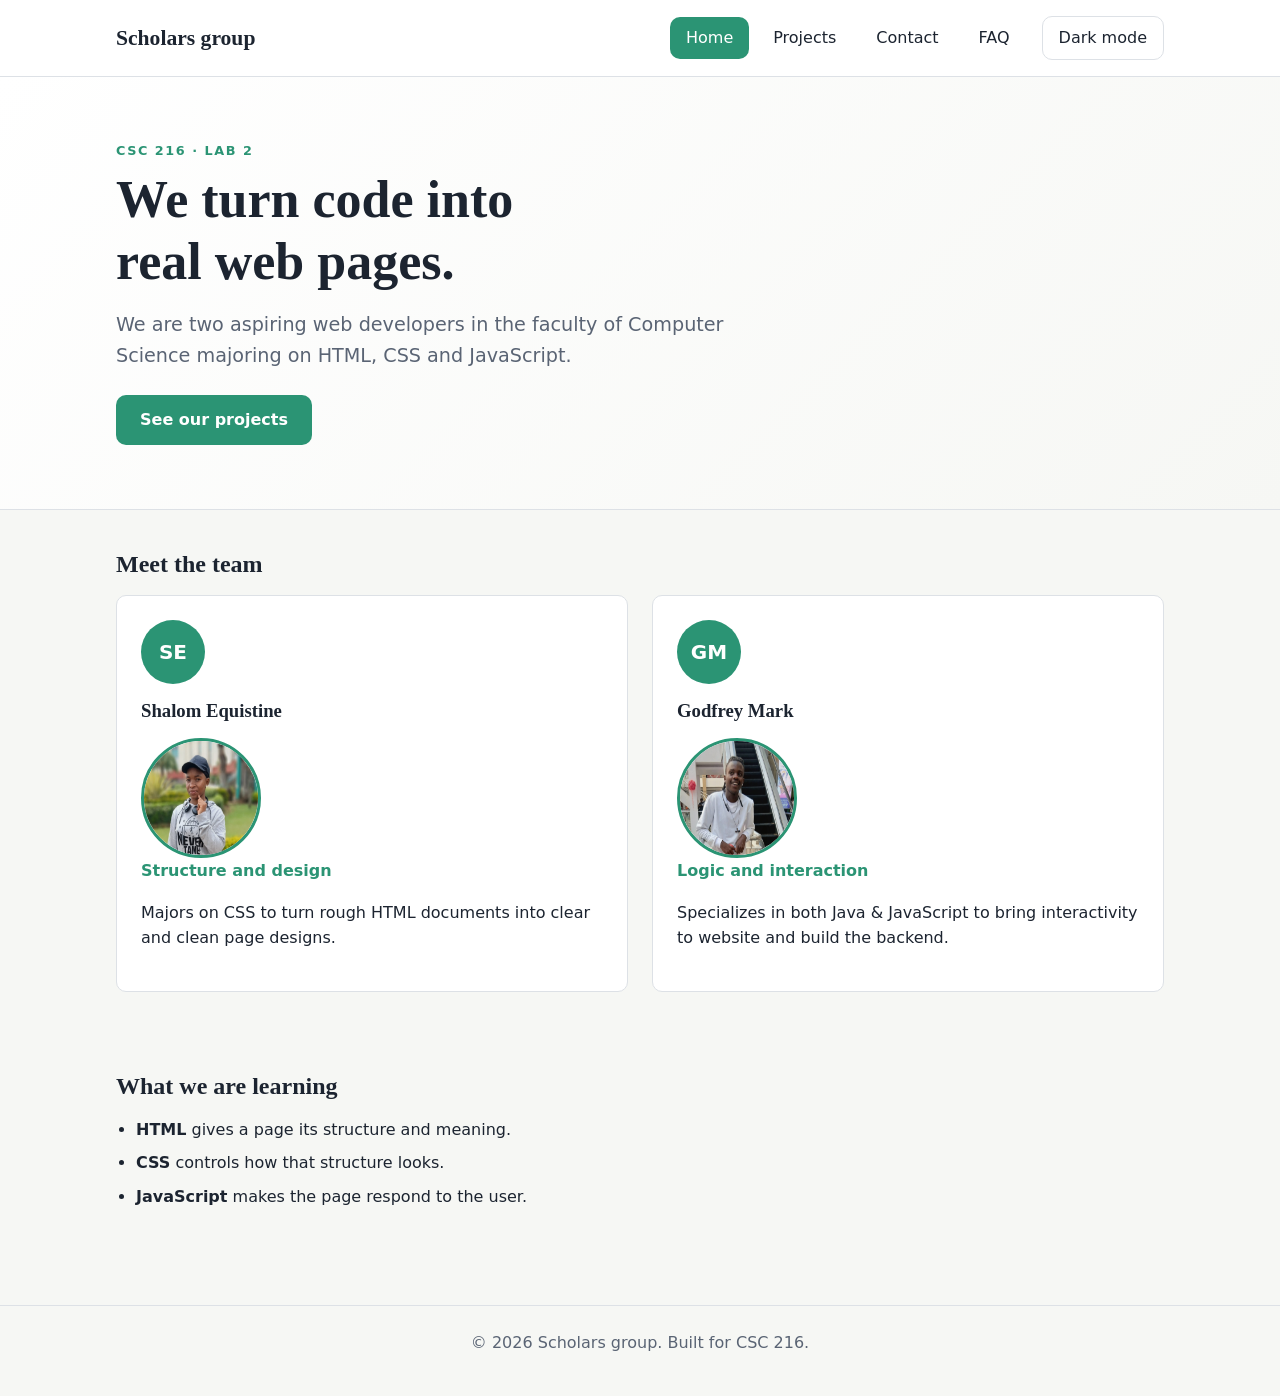
<file: index.html>
<!DOCTYPE html>
<html lang="en">
<head>
  <meta charset="UTF-8">
  <meta name="viewport" content="width=device-width, initial-scale=1.0">
  <meta name="description" content="Scholars group: a CSC 216 web development pair.">
  <title>Home | Scholars group</title>
  <link rel="stylesheet" href="css/styles.css">
  <script src="js/script.js" defer></script>
</head>
<body>
  <a class="skip-link" href="#main">Skip to main content</a>

  <header class="site-header">
    <div class="container header-inner">
      <a class="logo" href="index.html">Scholars group</a>
      <button class="nav-toggle" type="button" aria-expanded="false" aria-controls="site-nav">Menu</button>
      <nav id="site-nav" class="site-nav" aria-label="Main">
        <ul>
          <li><a href="index.html" aria-current="page">Home</a></li>
          <li><a href="projects.html">Projects</a></li>
          <li><a href="contact.html">Contact</a></li>
          <li><a href="faq.html">FAQ</a></li>
        </ul>
      </nav>
      <button class="theme-toggle" type="button" aria-pressed="false">Dark mode</button>
    </div>
  </header>

  <main id="main">
    <section class="hero">
      <div class="container">
        <p class="eyebrow">CSC 216 · Lab 2</p>
        <h1>We turn code into real web pages.</h1>
        <p class="lead">We are two aspiring web developers in the faculty of Computer Science majoring on HTML, CSS and JavaScript.</p>
        <a class="button" href="projects.html">See our projects</a>
      </div>
    </section>

    <section class="container section" aria-labelledby="team-heading">
      <h2 id="team-heading">Meet the team</h2>
      <div class="team-grid">
        <article class="card">
          <div class="avatar" aria-hidden="true">SE</div>
          <h3>Shalom Equistine</h3>
          <img src="images/Shalom.jpeg">
          
          <p class="role">Structure and design</p>
          <p>Majors on CSS to turn rough HTML documents into clear and clean page designs.</p>
        </article>
        <article class="card">
          <div class="avatar" aria-hidden="true">GM</div>
          <h3>Godfrey Mark</h3>
          <img src="images/Godfrey.jpeg">
          <p class="role">Logic and interaction</p>
          <p>Specializes in both Java & JavaScript to bring interactivity to website and build the backend.</p>
        </article>
      </div>
    </section>

    <section class="container section" aria-labelledby="learning-heading">
      <h2 id="learning-heading">What we are learning</h2>
      <ul class="skill-list">
        <li><strong>HTML</strong> gives a page its structure and meaning.</li>
        <li><strong>CSS</strong> controls how that structure looks.</li>
        <li><strong>JavaScript</strong> makes the page respond to the user.</li>
      </ul>
    </section>
  </main>

  <footer class="site-footer">
    <div class="container">
      <p>© <span id="year">2026</span> Scholars group. Built for CSC 216.</p>
    </div>
  </footer>
</body>
</html>
</file>
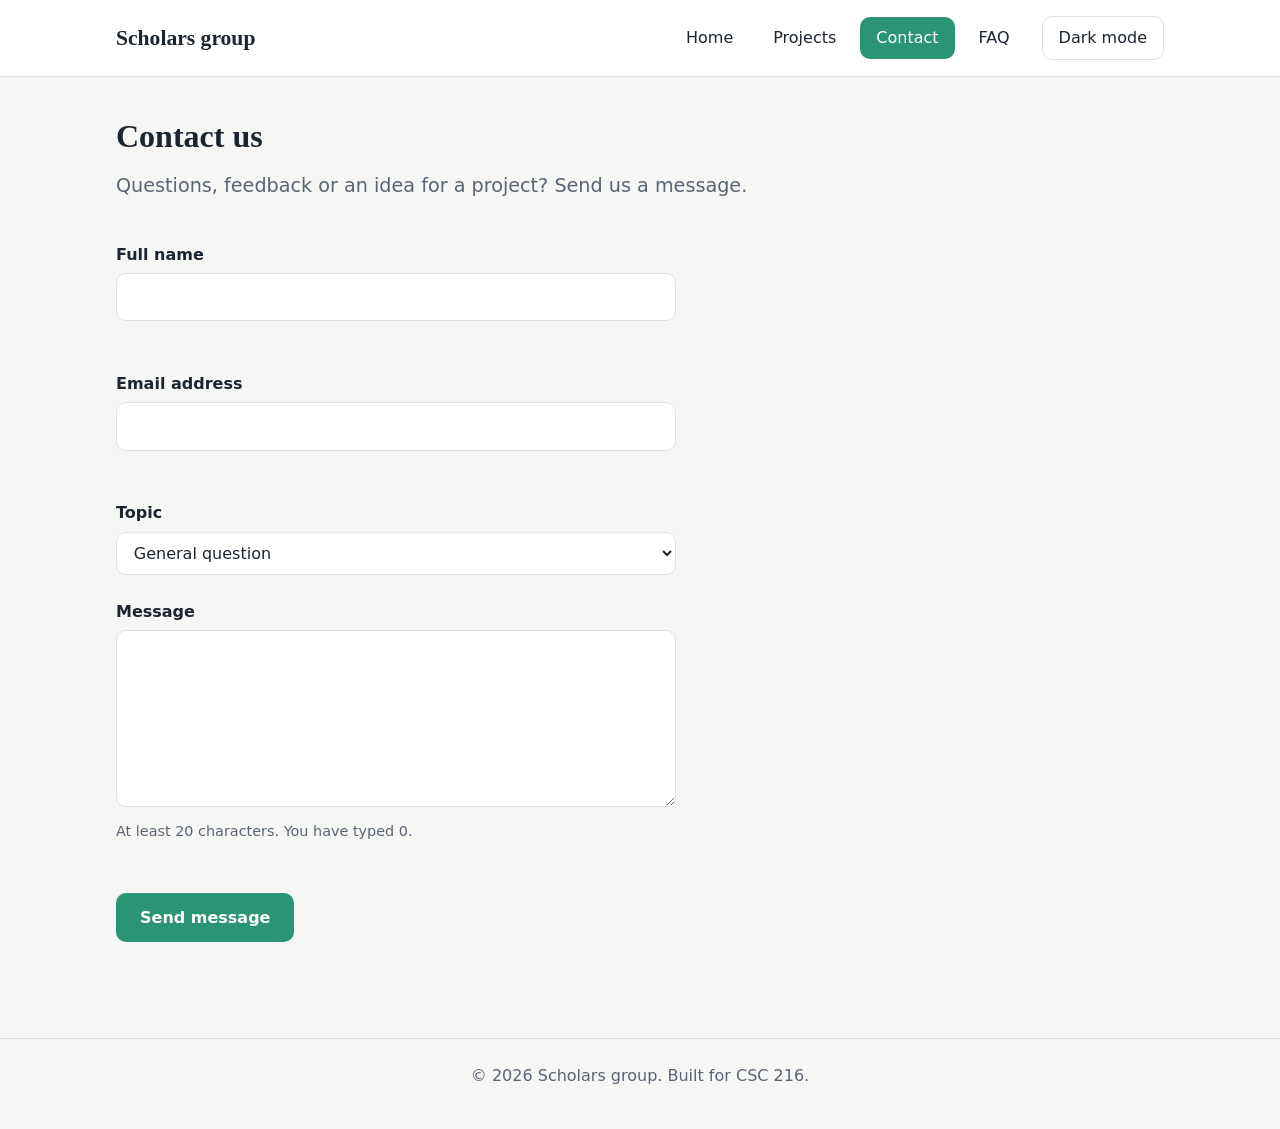
<file: contact.html>
<!DOCTYPE html>
<html lang="en">
<head>
  <meta charset="UTF-8">
  <meta name="viewport" content="width=device-width, initial-scale=1.0">
  <meta name="description" content="Send a message to Scholars group.">
  <title>Contact | Scholars group</title>
  <link rel="stylesheet" href="css/styles.css">
  <script src="js/script.js" defer></script>
</head>
<body>
  <a class="skip-link" href="#main">Skip to main content</a>

  <header class="site-header">
    <div class="container header-inner">
      <a class="logo" href="index.html">Scholars group</a>
      <button class="nav-toggle" type="button" aria-expanded="false" aria-controls="site-nav">Menu</button>
      <nav id="site-nav" class="site-nav" aria-label="Main">
        <ul>
          <li><a href="index.html">Home</a></li>
          <li><a href="projects.html">Projects</a></li>
          <li><a href="contact.html" aria-current="page">Contact</a></li>
          <li><a href="faq.html">FAQ</a></li>
        </ul>
      </nav>
      <button class="theme-toggle" type="button" aria-pressed="false">Dark mode</button>
    </div>
  </header>

  <main id="main" class="container">
    <header class="page-header">
      <h1>Contact us</h1>
      <p class="lead">Questions, feedback or an idea for a project? Send us a message.</p>
    </header>

    <form id="contact-form" class="contact-form" novalidate>
      <div class="field">
        <label for="name">Full name</label>
        <input type="text" id="name" name="name" autocomplete="name" required aria-describedby="name-error">
        <p class="error" id="name-error"></p>
      </div>

      <div class="field">
        <label for="email">Email address</label>
        <input type="email" id="email" name="email" autocomplete="email" required aria-describedby="email-error">
        <p class="error" id="email-error"></p>
      </div>

      <div class="field">
        <label for="topic">Topic</label>
        <select id="topic" name="topic">
          <option value="general">General question</option>
          <option value="collaboration">Collaboration</option>
          <option value="feedback">Feedback on our site</option>
        </select>
      </div>

      <div class="field">
        <label for="message">Message</label>
        <textarea id="message" name="message" rows="6" required minlength="20" aria-describedby="message-hint message-error"></textarea>
        <p class="hint" id="message-hint">At least 20 characters. You have typed <span id="char-count">0</span>.</p>
        <p class="error" id="message-error"></p>
      </div>

      <button class="button" type="submit">Send message</button>
      <p id="form-status" class="form-status" role="status"></p>
    </form>
  </main>

  <footer class="site-footer">
    <div class="container">
      <p>© <span id="year">2026</span> Scholars group. Built for CSC 216.</p>
    </div>
  </footer>
</body>
</html>
</file>
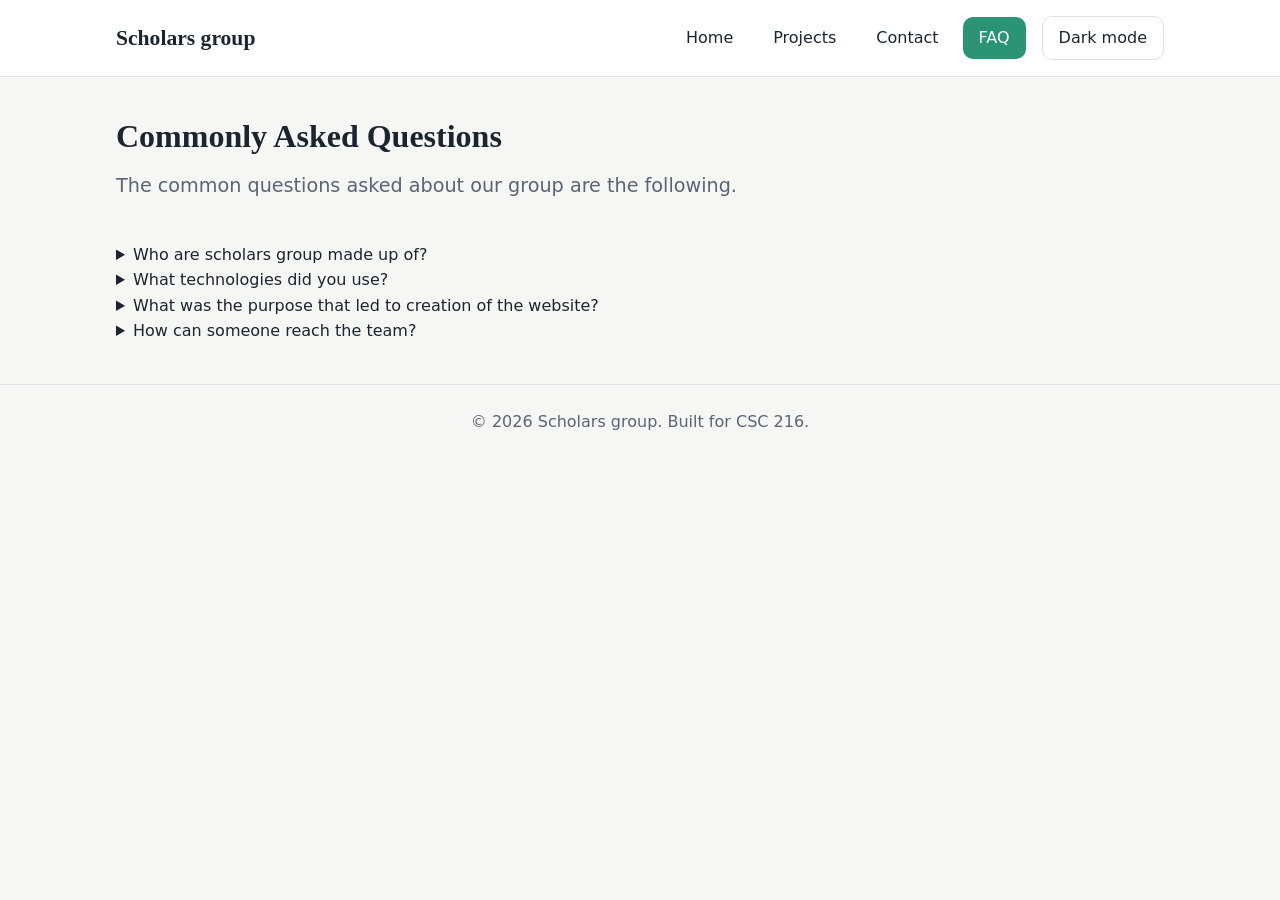
<file: faq.html>
<!DOCTYPE html>
<html lang="en">
<head>
    <meta charset="UTF-8">
    <meta name="viewport" content="width=device-width, initial-scale=1.0">
    <meta name="description" content="Frequently Asked Questions about Scholars group.">
    <title>FAQ | Scholars group</title>

    <link rel="stylesheet" href="css/styles.css">
    <script src="js/script.js" defer></script>
</head>

<body>

<a class="skip-link" href="#main">Skip to main content</a>

<header class="site-header">
    <div class="container header-inner">

        <a class="logo" href="index.html">Scholars group</a>

        <button class="nav-toggle" type="button"
                aria-expanded="false"
                aria-controls="site-nav">
            Menu
        </button>

        <nav id="site-nav" class="site-nav" aria-label="Main">
            <ul>
                <li><a href="index.html">Home</a></li>
                <li><a href="projects.html">Projects</a></li>
                <li><a href="contact.html">Contact</a></li>
                <li><a href="faq.html" aria-current="page">FAQ</a></li>
            </ul>
        </nav>

        <button class="theme-toggle"
                type="button"
                aria-pressed="false">
            Dark mode
        </button>

    </div>
</header>

<main id="main" class="container">

<header class="page-header">
    <h1>Commonly Asked Questions</h1>
    <p class="lead">
        The common questions asked about our group are the following.
    </p>
</header>

<details>
    <summary>Who are scholars group made up of?</summary>
    <p>
        Scholars group is made up of two Computer Science students (Godfrey Mark & Shalom Equistine) sharpening their web development skills using HTML, CSS and JavaScript.
    </p>
</details>

<details>
    <summary>What technologies did you use?</summary>
    <p>
        We built this website using HTML for structure, CSS for styling and JavaScript for interactivity.
    </p>
</details>

<details>
    <summary>What was the purpose that led to creation of the website?</summary>
    <p>
        The purpose of the website was practice our web development skills in CSC216.
    </p>
</details>

<details>
    <summary>How can someone reach the team?</summary>
    <p>
        Visit the Contact page and complete the contact form to send us a message.
    </p>
</details>

</main>

<footer class="site-footer">
    <div class="container">
        <p>&copy; <span id="year">2026</span> Scholars group. Built for CSC 216.</p>
    </div>
</footer>

</body>
</html>
</file>
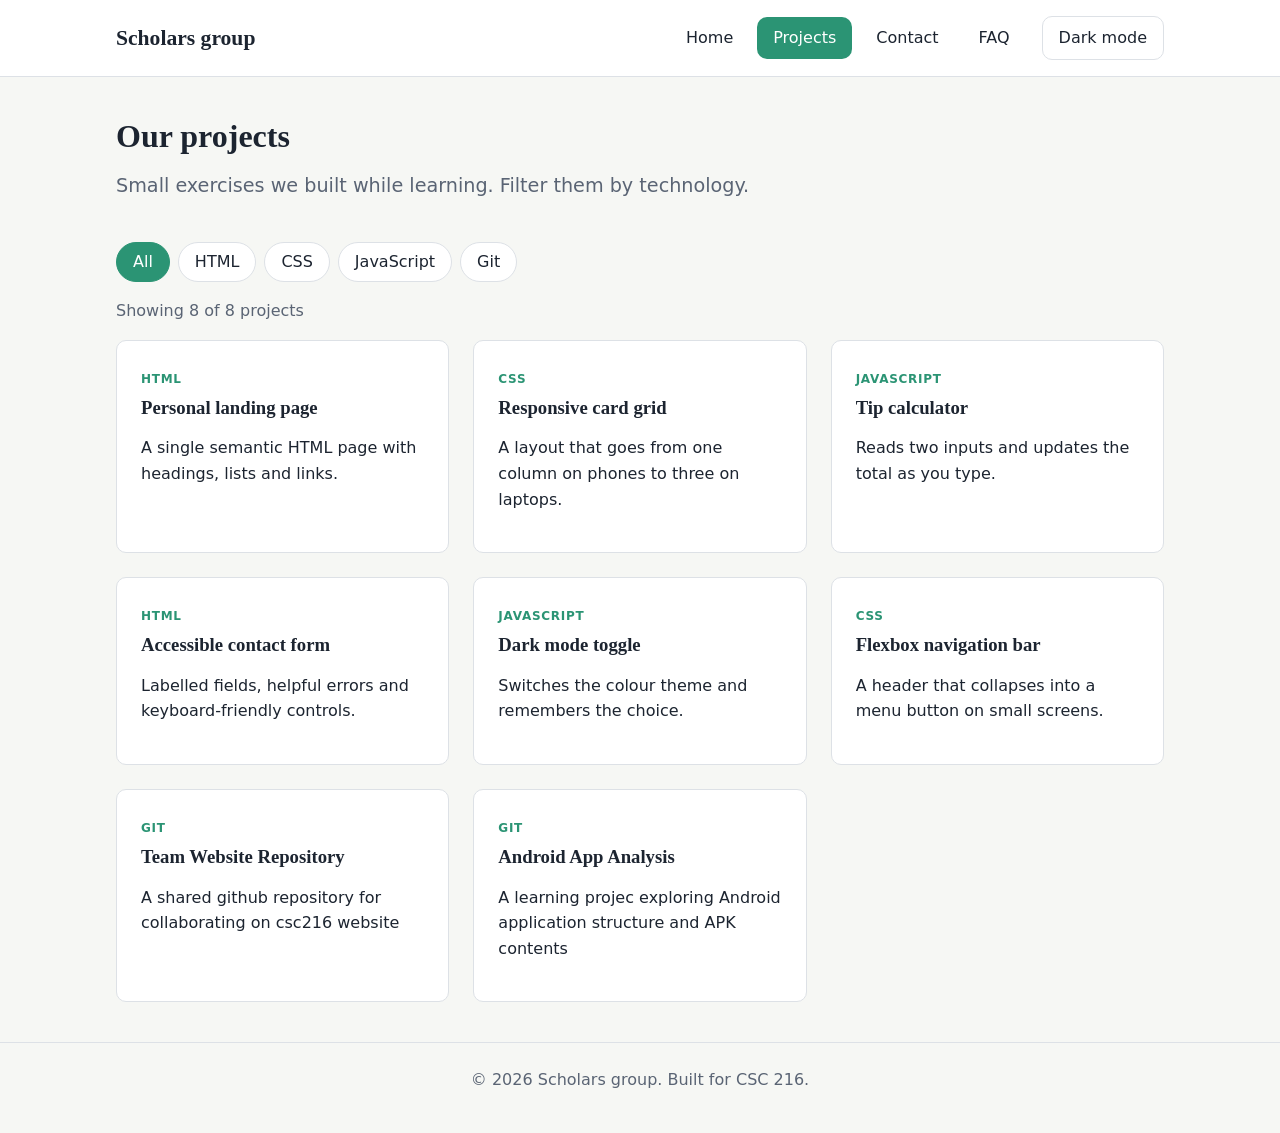
<file: projects.html>
<!DOCTYPE html>
<html lang="en">
<head>
  <meta charset="UTF-8">
  <meta name="viewport" content="width=device-width, initial-scale=1.0">
  <meta name="description" content="Projects built by Scholars group while learning web development.">
  <title>Projects | Scholars group</title>
  <link rel="stylesheet" href="css/styles.css">
  <script src="js/script.js" defer></script>
</head>
<body>
  <a class="skip-link" href="#main">Skip to main content</a>

  <header class="site-header">
    <div class="container header-inner">
      <a class="logo" href="index.html">Scholars group</a>
      <button class="nav-toggle" type="button" aria-expanded="false" aria-controls="site-nav">Menu</button>
      <nav id="site-nav" class="site-nav" aria-label="Main">
        <ul>
          <li><a href="index.html">Home</a></li>
          <li><a href="projects.html" aria-current="page">Projects</a></li>
          <li><a href="contact.html">Contact</a></li>
          <li><a href="faq.html">FAQ</a></li>
        </ul>
      </nav>
      <button class="theme-toggle" type="button" aria-pressed="false">Dark mode</button>
    </div>
  </header>

  <main id="main" class="container">
    <header class="page-header">
      <h1>Our projects</h1>
      <p class="lead">Small exercises we built while learning. Filter them by technology.</p>
    </header>

    <div class="filters" role="group" aria-label="Filter projects by technology">
      <button class="filter-btn" type="button" data-filter="all" aria-pressed="true">All</button>
      <button class="filter-btn" type="button" data-filter="html" aria-pressed="false">HTML</button>
      <button class="filter-btn" type="button" data-filter="css" aria-pressed="false">CSS</button>
      <button class="filter-btn" type="button" data-filter="js" aria-pressed="false">JavaScript</button>
      <button class="filter-btn" data-filter="git" aria-pressed="false">Git</button>
    </div>

    <p id="project-count" class="project-count" aria-live="polite"></p>
    <div id="project-list" class="project-grid"></div>

    <noscript>
      <p>Turn on JavaScript to see the project list.</p>
    </noscript>
  </main>

  <footer class="site-footer">
    <div class="container">
      <p>© <span id="year">2026</span> Scholars group. Built for CSC 216.</p>
    </div>
  </footer>
</body>
</html>
</file>
<file: css/styles.css>
/* =====================================================
   Team website stylesheet (CSC 216, Lab 2)
   One file styles every page on the site.
   ===================================================== */

/* ---------- 1. Design tokens ---------- */
:root {
  --color-bg: #f6f7f4;
  --color-surface: #ffffff;
  --color-text: #1c2430;
  --color-muted: #5a6474;
  --color-primary: #2b9474;
  --color-primary-dark: #3c6274;
  --color-on-primary: #ffffff;
  --color-border: #dde1e6;
  --color-error: #b3261e;
  --color-success: #1e7b3a;

  --font-body: system-ui, -apple-system, "Segoe UI", Roboto, Arial, sans-serif;
  --font-heading: Georgia, "Times New Roman", serif;

  --space-1: 0.5rem;
  --space-2: 1rem;
  --space-3: 1.5rem;
  --space-4: 2.5rem;
  --space-5: 4rem;

  --radius: 10px;
  --max-width: 1080px;
}

body.dark {
  --color-bg: #11161d;
  --color-surface: #1a212b;
  --color-text: #e7ebf0;
  --color-muted: #a2abb9;
  --color-primary: #4fc1c1;
  --color-primary-dark: #83d8d8;
  --color-on-primary: #0b1f1f;
  --color-border: #2b3340;
  --color-error: #ff8a80;
  --color-success: #7ddc97;
  color-scheme: dark;
}
/* ---------- 2. Base and reset ---------- */
*,
*::before,
*::after {
  box-sizing: border-box;
}

body {
  margin: 0;
  font-family: var(--font-body);
  font-size: 1rem;
  line-height: 1.6;
  color: var(--color-text);
  background-color: var(--color-bg);
  transition: background-color 0.3s ease, color 0.3s ease;
}

h1,
h2,
h3 {
  font-family: var(--font-heading);
  line-height: 1.2;
  margin: 0 0 var(--space-2);
}

p {
  margin: 0 0 var(--space-2);
}

a {
  color: var(--color-primary);
}

a:hover {
  color: var(--color-primary-dark);
}

img {
  max-width: 100%;
  display: block;
}

:focus-visible {
  outline: 3px solid var(--color-primary);
  outline-offset: 3px;
}
/* ---------- 3. Layout helpers ---------- */
.container {
  width: 100%;
  max-width: var(--max-width);
  margin-inline: auto;
  padding-inline: var(--space-2);
}

.section {
  padding-block: var(--space-4);
}

.skip-link {
  position: absolute;
  top: -4rem;
  left: var(--space-2);
  z-index: 100;
  padding: var(--space-1) var(--space-2);
  border-radius: var(--radius);
  background-color: var(--color-primary);
  color: var(--color-on-primary);
}

.skip-link:focus {
  top: var(--space-2);
}
/* ---------- 4. Header and navigation ---------- */
.site-header {
  position: sticky;
  top: 0;
  z-index: 10;
  background-color: var(--color-surface);
  border-bottom: 1px solid var(--color-border);
}

.header-inner {
  display: flex;
  flex-wrap: wrap;
  align-items: center;
  gap: var(--space-2);
  padding-block: var(--space-2);
}

.logo {
  margin-right: auto;
  font-family: var(--font-heading);
  font-size: 1.35rem;
  font-weight: 700;
  color: var(--color-text);
  text-decoration: none;
}

.site-nav ul {
  display: flex;
  gap: var(--space-1);
  margin: 0;
  padding: 0;
  list-style: none;
}

.site-nav a {
  display: block;
  padding: var(--space-1) var(--space-2);
  border-radius: var(--radius);
  color: var(--color-text);
  font-weight: 500;
  text-decoration: none;
}

.site-nav a:hover {
  background-color: var(--color-bg);
}

.site-nav a[aria-current="page"] {
  background-color: var(--color-primary);
  color: var(--color-on-primary);
}

.nav-toggle,
.theme-toggle {
  padding: var(--space-1) var(--space-2);
  border: 1px solid var(--color-border);
  border-radius: var(--radius);
  background-color: transparent;
  color: var(--color-text);
  font: inherit;
  cursor: pointer;
}

.theme-toggle[aria-pressed="true"] {
  border-color: var(--color-primary);
  color: var(--color-primary);
}

.nav-toggle {
  display: none;
}
/* ---------- 5. Buttons and hero ---------- */
.button {
  display: inline-block;
  padding: 0.75rem 1.5rem;
  border: none;
  border-radius: var(--radius);
  background-color: var(--color-primary);
  color: var(--color-on-primary);
  font: inherit;
  font-weight: 600;
  text-decoration: none;
  cursor: pointer;
  transition: background-color 0.2s ease, transform 0.2s ease;
}

.button:hover {
  background-color: var(--color-primary-dark);
  color: var(--color-on-primary);
  transform: translateY(-2px);
}

.hero {
  padding-block: var(--space-5);
  background: linear-gradient(135deg, var(--color-surface), var(--color-bg));
  border-bottom: 1px solid var(--color-border);
}

.hero h1 {
  max-width: 18ch;
  font-size: clamp(2rem, 5vw, 3.25rem);
}

.eyebrow {
  margin-bottom: var(--space-1);
  color: var(--color-primary);
  font-size: 0.8rem;
  font-weight: 700;
  letter-spacing: 0.12em;
  text-transform: uppercase;
}

.lead {
  max-width: 55ch;
  margin-bottom: var(--space-3);
  color: var(--color-muted);
  font-size: 1.2rem;
}

.page-header {
  padding-block: var(--space-4) var(--space-2);
}
/* ---------- 6. Cards and grids ---------- */
.team-grid,
.project-grid {
  display: grid;
  grid-template-columns: repeat(auto-fit, minmax(260px, 1fr));
  gap: var(--space-3);
}

.card {
  padding: var(--space-3);
  border: 1px solid var(--color-border);
  border-radius: var(--radius);
  background-color: var(--color-surface);
}

.avatar {
  display: grid;
  place-items: center;
  width: 64px;
  height: 64px;
  margin-bottom: var(--space-2);
  border-radius: 50%;
  background-color: var(--color-primary);
  color: var(--color-on-primary);
  font-size: 1.25rem;
  font-weight: 700;
}

.role {
  color: var(--color-primary);
  font-weight: 600;
}

.skill-list {
  padding-left: 1.25rem;
}

.skill-list li {
  margin-bottom: var(--space-1);
}
/* ---------- 7. Projects page ---------- */
.filters {
  display: flex;
  flex-wrap: wrap;
  gap: var(--space-1);
  margin-bottom: var(--space-2);
}

.filter-btn {
  padding: 0.4rem 1rem;
  border: 1px solid var(--color-border);
  border-radius: 999px;
  background-color: var(--color-surface);
  color: var(--color-text);
  font: inherit;
  cursor: pointer;
}

.filter-btn[aria-pressed="true"] {
  border-color: var(--color-primary);
  background-color: var(--color-primary);
  color: var(--color-on-primary);
}

.project-count {
  color: var(--color-muted);
}

.tag {
  display: inline-block;
  margin-bottom: var(--space-1);
  color: var(--color-primary);
  font-size: 0.75rem;
  font-weight: 700;
  letter-spacing: 0.06em;
  text-transform: uppercase;
}

/* ---------- 8. Contact form ---------- */
.contact-form {
  max-width: 560px;
  padding-bottom: var(--space-4);
}

.field {
  margin-bottom: var(--space-3);
}

label {
  display: block;
  margin-bottom: 0.35rem;
  font-weight: 600;
}

input,
select,
textarea {
  width: 100%;
  padding: 0.65rem 0.8rem;
  border: 1px solid var(--color-border);
  border-radius: var(--radius);
  background-color: var(--color-surface);
  color: var(--color-text);
  font: inherit;
}

input:focus,
select:focus,
textarea:focus {
  border-color: var(--color-primary);
}

input[aria-invalid="true"],
textarea[aria-invalid="true"] {
  border-color: var(--color-error);
}

.hint,
.error {
  margin: 0.35rem 0 0;
  font-size: 0.9rem;
}

.hint {
  color: var(--color-muted);
}

.error {
  min-height: 1.4em;
  color: var(--color-error);
}

.form-status {
  margin-top: var(--space-2);
  color: var(--color-success);
  font-weight: 600;
}
/* ---------- 9. Footer ---------- */
.site-footer {
  margin-top: var(--space-4);
  padding-block: var(--space-3);
  border-top: 1px solid var(--color-border);
  color: var(--color-muted);
  text-align: center;
}

/* ---------- 10. Small screens ---------- */
@media (max-width: 700px) {
  .nav-toggle {
    display: inline-block;
  }

  .site-nav {
    display: none;
    order: 3;
    width: 100%;
  }

  .site-nav.open {
    display: block;
  }

  .site-nav ul {
    flex-direction: column;
  }

  .section {
    padding-block: var(--space-3);
  }
}

/* ---------- 11. Respect reduced-motion preferences ---------- */
@media (prefers-reduced-motion: reduce) {
  *,
  *::before,
  *::after {
    transition: none !important;
  }
}
.card img{
  border-radius: 50%;
  width: 120px;
  height: 120px;
  border: solid;
  border-color: #2b9474;;

}
</file>
